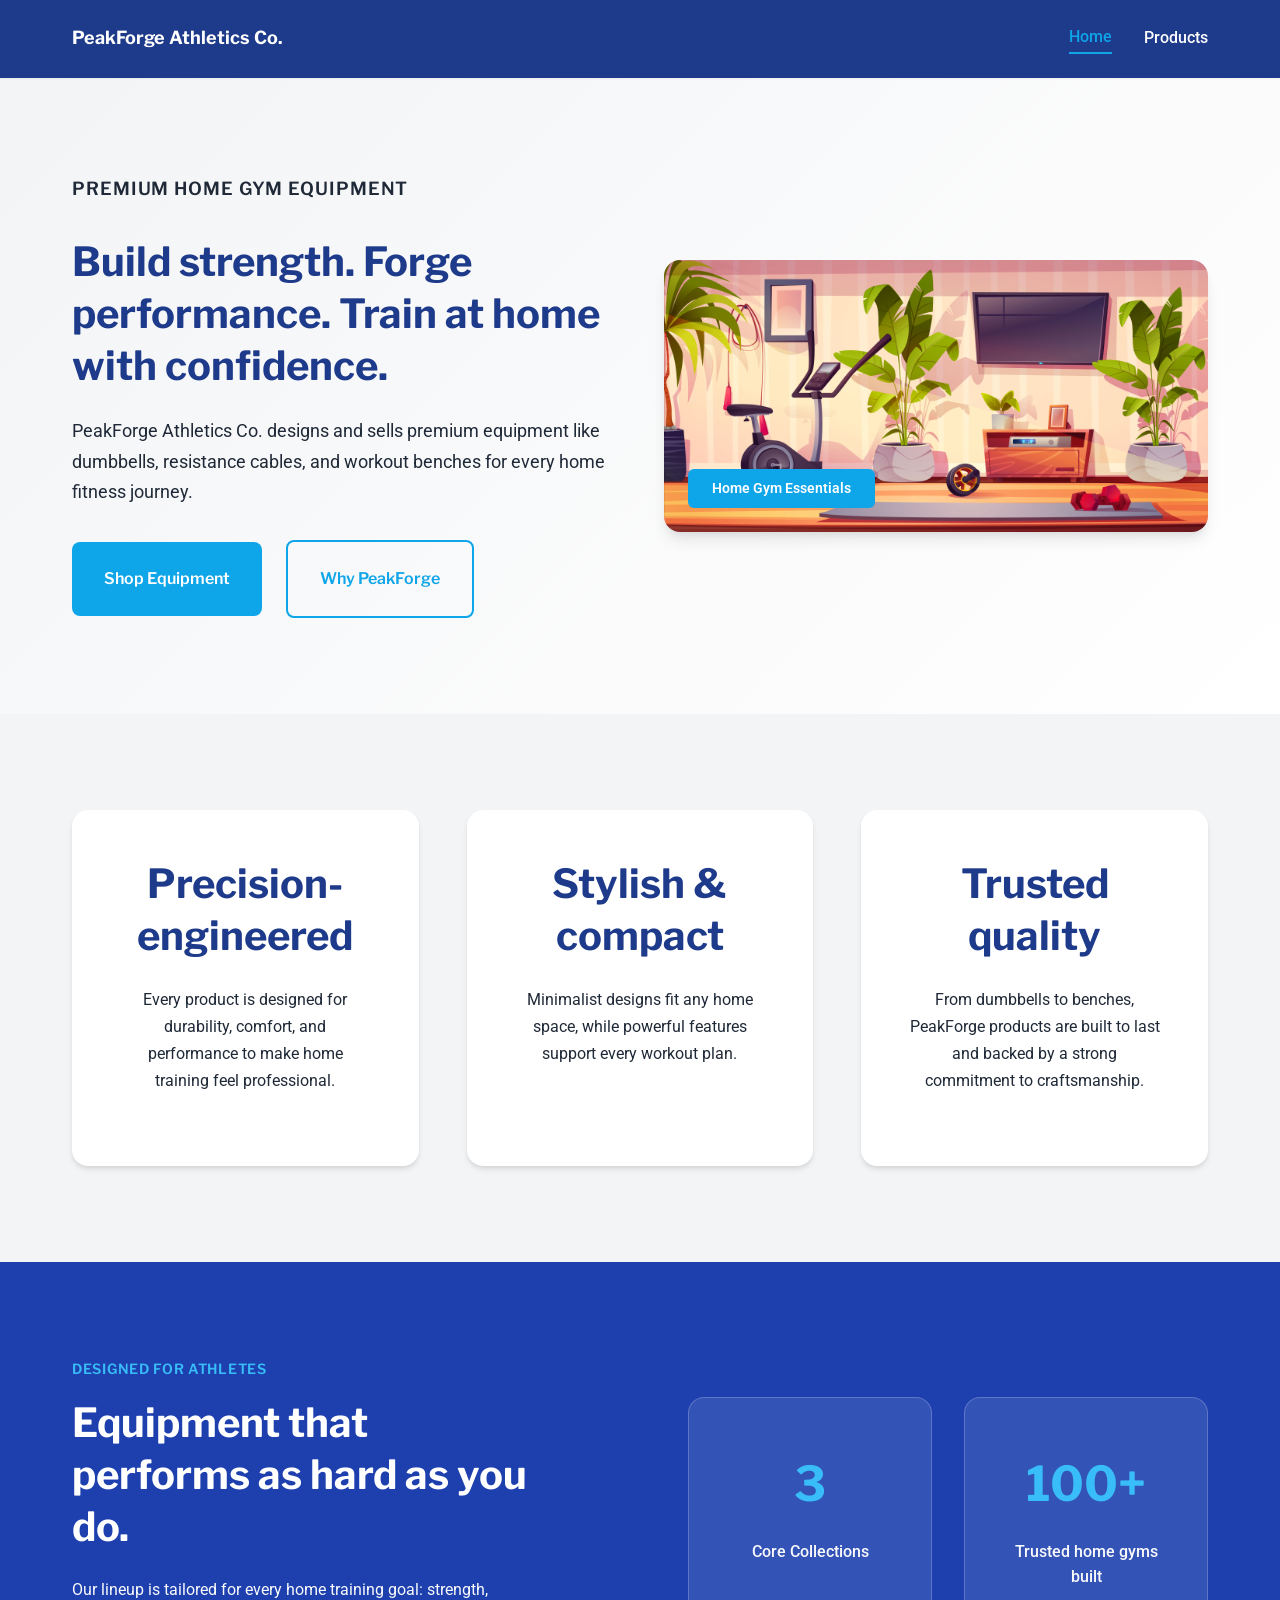
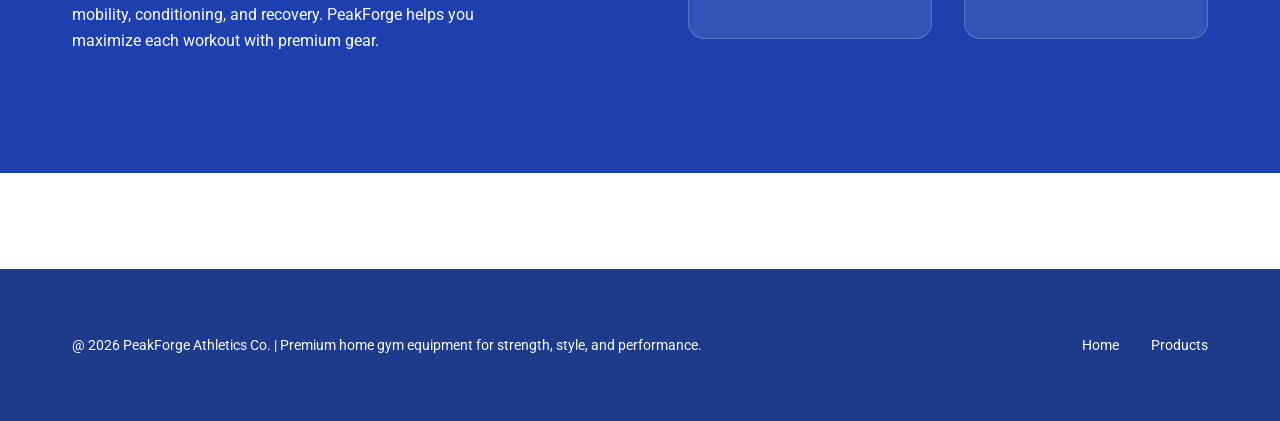
<file: index.html>
<!DOCTYPE html>
<html lang="en">
<head>
  <meta charset="UTF-8" />
  <meta name="viewport" content="width=device-width, initial-scale=1.0" />
  <title>PeakForge Athletics Co.</title>
  <link rel="stylesheet" href="styles.css" />
</head>
<body>
  <header class="site-header">
    <div class="container header-inner">
      <a class="brand" href="index.html">PeakForge Athletics Co.</a>
      <nav class="site-nav">
        <a href="index.html" class="nav-link active">Home</a>
        <a href="products.html" class="nav-link">Products</a>
      </nav>
    </div>
  </header>

  <main>
    <section class="hero-section">
      <div class="container hero-grid">
        <div class="hero-copy">
          <p class="eyebrow">Premium home gym equipment</p>
          <h1>Build strength. Forge performance. Train at home with confidence.</h1>
          <p>PeakForge Athletics Co. designs and sells premium equipment like dumbbells, resistance cables, and workout benches for every home fitness journey.</p>
          <div class="hero-actions">
            <a class="button button-primary" href="products.html">Shop Equipment</a>
            <a class="button button-secondary" href="#why-peakforge">Why PeakForge</a>
          </div>
        </div>
        <div class="hero-image" aria-hidden="true">
          <img class="hero-photo" src="Home_Gym.jpg" alt="Home gym workout setup" />
          <div class="image-tag">Home Gym Essentials</div>
        </div>
      </div>
    </section>

    <section id="why-peakforge" class="section-light">
      <div class="container feature-grid">
        <article class="feature-card">
          <h2>Precision-engineered</h2>
          <p>Every product is designed for durability, comfort, and performance to make home training feel professional.</p>
        </article>
        <article class="feature-card">
          <h2>Stylish & compact</h2>
          <p>Minimalist designs fit any home space, while powerful features support every workout plan.</p>
        </article>
        <article class="feature-card">
          <h2>Trusted quality</h2>
          <p>From dumbbells to benches, PeakForge products are built to last and backed by a strong commitment to craftsmanship.</p>
        </article>
      </div>
    </section>

    <section class="section-dark">
      <div class="container split-section">
        <div>
          <p class="eyebrow light">Designed for athletes</p>
          <h2>Equipment that performs as hard as you do.</h2>
          <p>Our lineup is tailored for every home training goal: strength, mobility, conditioning, and recovery. PeakForge helps you maximize each workout with premium gear.</p>
        </div>
        <div class="split-stats">
          <div class="stat-card">
            <span class="stat-value">3</span>
            <span class="stat-label">Core Collections</span>
          </div>
          <div class="stat-card">
            <span class="stat-value">100+</span>
            <span class="stat-label">Trusted home gyms built</span>
          </div>
        </div>
      </div>
    </section>
  </main>

  <footer class="site-footer">
    <div class="container footer-inner">
      <p>@ 2026 PeakForge Athletics Co. | Premium home gym equipment for strength, style, and performance.</p>
      <nav class="footer-nav">
        <a href="index.html">Home</a>
        <a href="products.html">Products</a>
      </nav>
    </div>
  </footer>
</body>
</html>
</file>
<file: styles.css>
/* ============================================================================
   PeakForge Athletics Co. - Stylesheet
   
   A clean, modern stylesheet for premium home gym equipment brand.
   Features responsive design, accessibility best practices, and smooth interactions.
   ============================================================================ */

/* ============================================================================
   1. GOOGLE FONTS & IMPORTS
   ============================================================================ */

@import url('https://fonts.googleapis.com/css2?family=Libre+Franklin:wght@400;600;700&family=Roboto:wght@400;500;700&display=swap');

/* ============================================================================
   2. CSS CUSTOM PROPERTIES (Variables)
   ============================================================================ */

:root {
  /* Colors - Brand Palette */
  --color-primary: #1e3a8a;           /* Dark blue - primary brand color */
  --color-primary-dark: #1e40af;      /* Darker blue for hover states */
  --color-primary-light: #3b82f6;     /* Lighter blue for accents */
  
  --color-accent: #0ea5e9;            /* Sky blue - secondary/accent */
  --color-accent-dark: #0284c7;       /* Darker sky blue for hover */
  --color-accent-light: #38bdf8;      /* Lighter sky blue */
  
  --color-text: #ffffff;              /* White text */
  --color-text-dark: #1f2937;         /* Dark gray for body text on light backgrounds */
  --color-text-light: #f9fafb;        /* Off-white for subtle text */
  
  --color-bg-light: #f3f4f6;          /* Light gray background */
  --color-bg-dark: #111827;           /* Dark background */
  --color-bg-darker: #0f172a;         /* Darker background */
  
  --color-border: #e5e7eb;            /* Border gray */
  --color-border-dark: #374151;       /* Dark border */
  
  /* Typography */
  --font-heading: 'Libre Franklin', sans-serif;
  --font-body: 'Roboto', sans-serif;
  
  --font-size-xs: 0.75rem;            /* 12px */
  --font-size-sm: 0.875rem;           /* 14px */
  --font-size-base: 1rem;             /* 16px */
  --font-size-lg: 1.125rem;           /* 18px */
  --font-size-xl: 1.5rem;             /* 24px */
  --font-size-2xl: 2rem;              /* 32px */
  --font-size-3xl: 2.5rem;            /* 40px */
  --font-size-4xl: 3rem;              /* 48px */
  
  --font-weight-regular: 400;
  --font-weight-medium: 500;
  --font-weight-semibold: 600;
  --font-weight-bold: 700;
  
  /* Spacing - 8px base unit */
  --spacing-xs: 0.5rem;               /* 8px */
  --spacing-sm: 1rem;                 /* 16px */
  --spacing-md: 1.5rem;               /* 24px */
  --spacing-lg: 2rem;                 /* 32px */
  --spacing-xl: 3rem;                 /* 48px */
  --spacing-2xl: 4rem;                /* 64px */
  --spacing-3xl: 6rem;                /* 96px */
  
  /* Layout */
  --container-width: 1200px;
  --container-padding: var(--spacing-lg);
  
  /* Border Radius */
  --radius-sm: 0.375rem;              /* 6px */
  --radius-md: 0.5rem;                /* 8px */
  --radius-lg: 1rem;                  /* 16px */
  
  /* Shadows */
  --shadow-sm: 0 1px 2px 0 rgba(0, 0, 0, 0.05);
  --shadow-md: 0 4px 6px -1px rgba(0, 0, 0, 0.1), 
               0 2px 4px -1px rgba(0, 0, 0, 0.06);
  --shadow-lg: 0 10px 15px -3px rgba(0, 0, 0, 0.1),
               0 4px 6px -2px rgba(0, 0, 0, 0.05);
  
  /* Transitions */
  --transition-fast: 150ms ease-in-out;
  --transition-base: 250ms ease-in-out;
  --transition-slow: 350ms ease-in-out;
  
  /* Z-index */
  --z-base: 1;
  --z-dropdown: 100;
  --z-sticky: 1000;
  --z-modal: 2000;
}

/* ============================================================================
   3. RESET & BASE STYLES
   ============================================================================ */

*,
*::before,
*::after {
  margin: 0;
  padding: 0;
  box-sizing: border-box;
}

html {
  scroll-behavior: smooth;
}

body {
  font-family: var(--font-body);
  font-size: var(--font-size-base);
  line-height: 1.6;
  color: var(--color-text-dark);
  background-color: #ffffff;
}

/* Ensure images are responsive */
img {
  max-width: 100%;
  height: auto;
  display: block;
}

/* Remove default list styles */
ul,
ol {
  list-style: none;
}

/* ============================================================================
   4. TYPOGRAPHY
   ============================================================================ */

h1,
h2,
h3,
h4,
h5,
h6 {
  font-family: var(--font-heading);
  font-weight: var(--font-weight-bold);
  line-height: 1.3;
  margin-bottom: var(--spacing-md);
  color: var(--color-text-dark);
}

h1 {
  font-size: var(--font-size-4xl);
}

h2 {
  font-size: var(--font-size-3xl);
}

h3 {
  font-size: var(--font-size-2xl);
}

h4 {
  font-size: var(--font-size-xl);
}

h5,
h6 {
  font-size: var(--font-size-lg);
}

p {
  margin-bottom: var(--spacing-md);
}

/* Eyebrow/overline text */
.eyebrow {
  font-family: var(--font-heading);
  font-size: var(--font-size-sm);
  font-weight: var(--font-weight-semibold);
  letter-spacing: 0.05em;
  text-transform: uppercase;
  color: var(--color-accent);
  margin-bottom: var(--spacing-sm);
  display: block;
}

.eyebrow.light {
  color: var(--color-accent-light);
}

/* Links */
a {
  color: var(--color-accent);
  text-decoration: none;
  transition: color var(--transition-fast);
}

a:hover {
  color: var(--color-accent-dark);
}

a:focus {
  outline: 2px solid var(--color-accent);
  outline-offset: 2px;
  border-radius: var(--radius-sm);
}

/* ============================================================================
   5. LAYOUT UTILITIES
   ============================================================================ */

/* Container - max-width wrapper with horizontal padding */
.container {
  width: 100%;
  max-width: var(--container-width);
  margin: 0 auto;
  padding: 0 var(--container-padding);
}

/* Grid layouts - Mobile first, responsive */
.hero-grid,
.feature-grid,
.product-grid {
  display: grid;
  gap: var(--spacing-xl);
  grid-template-columns: 1fr;
}

/* Tablet and up */
@media (min-width: 768px) {
  .hero-grid {
    grid-template-columns: 1fr 1fr;
    align-items: center;
  }
  
  .feature-grid {
    grid-template-columns: repeat(3, 1fr);
  }
  
  .product-grid {
    grid-template-columns: repeat(3, 1fr);
  }
}

/* ============================================================================
   6. HEADER & NAVIGATION
   ============================================================================ */

.site-header {
  background-color: var(--color-primary);
  padding: var(--spacing-md) 0;
  position: sticky;
  top: 0;
  z-index: var(--z-sticky);
  box-shadow: var(--shadow-sm);
}

.header-inner {
  display: flex;
  justify-content: space-between;
  align-items: center;
}

/* Brand/Logo */
.brand {
  font-family: var(--font-heading);
  font-size: var(--font-size-lg);
  font-weight: var(--font-weight-bold);
  color: var(--color-text);
  transition: color var(--transition-fast);
}

.brand:hover {
  color: var(--color-accent-light);
}

.brand:focus {
  outline: 2px solid var(--color-accent);
  outline-offset: 2px;
  border-radius: var(--radius-sm);
}

/* Site Navigation */
.site-nav {
  display: flex;
  gap: var(--spacing-lg);
  align-items: center;
}

.nav-link {
  color: var(--color-text);
  font-weight: var(--font-weight-medium);
  transition: color var(--transition-fast);
  position: relative;
  padding-bottom: 2px;
}

.nav-link:hover {
  color: var(--color-accent-light);
}

.nav-link.active {
  color: var(--color-accent);
  border-bottom: 2px solid var(--color-accent);
}

.nav-link:focus {
  outline: 2px solid var(--color-accent);
  outline-offset: 4px;
  border-radius: var(--radius-sm);
}

/* ============================================================================
   7. HERO SECTION
   ============================================================================ */

.hero-section {
  padding: var(--spacing-3xl) 0;
  background: linear-gradient(135deg, var(--color-bg-light) 0%, #ffffff 100%);
}

.hero-copy {
  display: flex;
  flex-direction: column;
  justify-content: center;
}

.hero-copy h1 {
  color: var(--color-primary);
  font-size: var(--font-size-3xl);
  margin-bottom: var(--spacing-md);
}

.hero-copy p {
  color: var(--color-text-dark);
  font-size: var(--font-size-lg);
  margin-bottom: var(--spacing-lg);
  line-height: 1.7;
}

.hero-image {
  position: relative;
  overflow: hidden;
  border-radius: var(--radius-lg);
  box-shadow: var(--shadow-lg);
  transition: transform var(--transition-base);
}

.hero-image:hover {
  transform: scale(1.02);
}

.hero-photo {
  width: 100%;
  height: 100%;
  object-fit: cover;
}

.image-tag {
  position: absolute;
  bottom: var(--spacing-md);
  left: var(--spacing-md);
  background-color: var(--color-accent);
  color: white;
  padding: var(--spacing-xs) var(--spacing-md);
  border-radius: var(--radius-sm);
  font-size: var(--font-size-sm);
  font-weight: var(--font-weight-semibold);
}

/* ============================================================================
   8. BUTTONS
   ============================================================================ */

.button {
  display: inline-block;
  padding: var(--spacing-md) var(--spacing-lg);
  font-family: var(--font-heading);
  font-size: var(--font-size-base);
  font-weight: var(--font-weight-semibold);
  text-align: center;
  border: none;
  border-radius: var(--radius-md);
  cursor: pointer;
  transition: all var(--transition-fast);
  text-decoration: none;
  display: inline-flex;
  align-items: center;
  justify-content: center;
  gap: var(--spacing-xs);
  white-space: nowrap;
}

.button:focus {
  outline: 2px solid var(--color-accent);
  outline-offset: 2px;
}

/* Primary Button */
.button-primary {
  background-color: var(--color-accent);
  color: white;
}

.button-primary:hover {
  background-color: var(--color-accent-dark);
  transform: translateY(-2px);
  box-shadow: var(--shadow-md);
}

.button-primary:active {
  transform: translateY(0);
  box-shadow: var(--shadow-sm);
}

/* Secondary Button */
.button-secondary {
  background-color: transparent;
  color: var(--color-accent);
  border: 2px solid var(--color-accent);
}

.button-secondary:hover {
  background-color: var(--color-accent);
  color: white;
  transform: translateY(-2px);
  box-shadow: var(--shadow-md);
}

.button-secondary:active {
  transform: translateY(0);
  box-shadow: var(--shadow-sm);
}

/* Button group/actions */
.hero-actions {
  display: flex;
  flex-wrap: wrap;
  gap: var(--spacing-md);
  align-items: center;
}

@media (max-width: 640px) {
  .button {
    width: 100%;
  }
  
  .hero-actions {
    flex-direction: column;
  }
}

/* ============================================================================
   9. SECTIONS - Light & Dark Backgrounds
   ============================================================================ */

/* Light background sections */
.section-light {
  background-color: var(--color-bg-light);
  padding: var(--spacing-3xl) 0;
}

/* Dark background sections */
.section-dark {
  background-color: var(--color-primary-dark);
  color: var(--color-text);
  padding: var(--spacing-3xl) 0;
}

.section-dark h2 {
  color: var(--color-text);
}

.section-dark p {
  color: var(--color-text-light);
}

/* Small padding modifier */
.small-padding {
  padding: var(--spacing-xl) 0;
}

/* ============================================================================
   10. FEATURE CARDS
   ============================================================================ */

.feature-card {
  background-color: white;
  padding: var(--spacing-xl);
  border-radius: var(--radius-lg);
  box-shadow: var(--shadow-md);
  transition: all var(--transition-base);
  text-align: center;
}

.feature-card:hover {
  transform: translateY(-4px);
  box-shadow: var(--shadow-lg);
}

.feature-card h2 {
  color: var(--color-primary);
  margin-bottom: var(--spacing-md);
}

.feature-card p {
  color: var(--color-text-dark);
  font-size: var(--font-size-base);
  line-height: 1.7;
}

/* ============================================================================
   11. PRODUCT CARDS
   ============================================================================ */

.product-card {
  background-color: white;
  border-radius: var(--radius-lg);
  overflow: hidden;
  box-shadow: var(--shadow-md);
  transition: all var(--transition-base);
  display: flex;
  flex-direction: column;
}

.product-card:hover {
  transform: translateY(-8px);
  box-shadow: var(--shadow-lg);
}

.product-image {
  width: 100%;
  height: 250px;
  object-fit: cover;
  transition: transform var(--transition-base);
}

.product-card:hover .product-image {
  transform: scale(1.05);
}

.product-card h2 {
  padding: var(--spacing-lg) var(--spacing-lg) var(--spacing-sm);
  font-size: var(--font-size-xl);
  color: var(--color-primary);
}

.product-card p {
  padding: 0 var(--spacing-lg);
  margin-bottom: var(--spacing-md);
  color: var(--color-text-dark);
  font-size: var(--font-size-sm);
  flex-grow: 1;
}

.product-tag {
  display: inline-block;
  margin: 0 var(--spacing-lg) var(--spacing-lg);
  padding: var(--spacing-xs) var(--spacing-md);
  background-color: var(--color-accent);
  color: white;
  font-size: var(--font-size-xs);
  font-weight: var(--font-weight-semibold);
  border-radius: var(--radius-sm);
  text-transform: uppercase;
  letter-spacing: 0.05em;
}

/* ============================================================================
   12. STAT CARDS
   ============================================================================ */

.stat-card {
  padding: var(--spacing-xl);
  text-align: center;
  background-color: rgba(255, 255, 255, 0.1);
  border-radius: var(--radius-lg);
  border: 1px solid rgba(255, 255, 255, 0.2);
  transition: all var(--transition-base);
}

.stat-card:hover {
  background-color: rgba(255, 255, 255, 0.15);
  transform: translateY(-2px);
}

.stat-value {
  display: block;
  font-size: var(--font-size-4xl);
  font-weight: var(--font-weight-bold);
  color: var(--color-accent-light);
  margin-bottom: var(--spacing-sm);
  font-family: var(--font-heading);
}

.stat-label {
  display: block;
  font-size: var(--font-size-base);
  color: var(--color-text-light);
  font-weight: var(--font-weight-medium);
}

/* ============================================================================
   13. SPLIT SECTION (Two-column layout)
   ============================================================================ */

.split-section {
  display: grid;
  grid-template-columns: 1fr 1fr;
  gap: var(--spacing-3xl);
  align-items: center;
}

.split-section > div:first-child {
  padding-right: var(--spacing-xl);
}

.split-section h2 {
  margin-bottom: var(--spacing-md);
}

.split-stats {
  display: grid;
  grid-template-columns: 1fr 1fr;
  gap: var(--spacing-lg);
}

@media (max-width: 768px) {
  .split-section {
    grid-template-columns: 1fr;
    gap: var(--spacing-2xl);
  }
  
  .split-section > div:first-child {
    padding-right: 0;
  }
  
  .split-stats {
    grid-template-columns: 1fr;
  }
}

/* ============================================================================
   14. PAGE HEADING
   ============================================================================ */

.page-heading {
  text-align: center;
  padding: var(--spacing-2xl) 0;
}

.page-heading p {
  font-size: var(--font-size-lg);
  color: var(--color-text-dark);
  max-width: 600px;
  margin: 0 auto var(--spacing-lg);
}

/* ============================================================================
   15. CENTERED SECTION
   ============================================================================ */

.centered-section {
  text-align: center;
  max-width: 600px;
  margin: 0 auto;
}

.centered-section h2 {
  color: var(--color-text);
  margin-bottom: var(--spacing-md);
}

.centered-section p {
  color: var(--color-text-light);
  margin-bottom: var(--spacing-lg);
}

/* ============================================================================
   16. FOOTER
   ============================================================================ */

.site-footer {
  background-color: var(--color-primary);
  color: var(--color-text);
  padding: var(--spacing-2xl) 0;
  margin-top: var(--spacing-3xl);
  border-top: 1px solid var(--color-border-dark);
}

.footer-inner {
  display: flex;
  justify-content: space-between;
  align-items: center;
  flex-wrap: wrap;
  gap: var(--spacing-lg);
}

.footer-inner p {
  margin-bottom: 0;
  color: var(--color-text-light);
  font-size: var(--font-size-sm);
}

.footer-nav {
  display: flex;
  gap: var(--spacing-lg);
}

.footer-nav a {
  color: var(--color-text);
  transition: color var(--transition-fast);
  font-size: var(--font-size-sm);
}

.footer-nav a:hover {
  color: var(--color-accent-light);
}

.footer-nav a:focus {
  outline: 2px solid var(--color-accent);
  outline-offset: 2px;
  border-radius: var(--radius-sm);
}

@media (max-width: 640px) {
  .footer-inner {
    flex-direction: column;
    align-items: center;
    text-align: center;
  }
  
  .footer-nav {
    justify-content: center;
    width: 100%;
  }
}

/* ============================================================================
   17. RESPONSIVE DESIGN - TABLET (768px and up)
   ============================================================================ */

@media (max-width: 1024px) {
  .site-header {
    padding: var(--spacing-md) 0;
  }
  
  .hero-section {
    padding: var(--spacing-2xl) 0;
  }
  
  .section-light,
  .section-dark {
    padding: var(--spacing-2xl) 0;
  }
  
  h1 {
    font-size: var(--font-size-3xl);
  }
  
  .container {
    padding: 0 var(--spacing-md);
  }
}

/* ============================================================================
   18. RESPONSIVE DESIGN - MOBILE (max-width: 767px)
   ============================================================================ */

@media (max-width: 767px) {
  :root {
    --font-size-4xl: 2.25rem;  /* 36px */
    --font-size-3xl: 2rem;     /* 32px */
    --font-size-2xl: 1.5rem;   /* 24px */
    --spacing-3xl: 3rem;       /* 48px instead of 96px */
  }
  
  .site-header {
    padding: var(--spacing-sm) 0;
  }
  
  .header-inner {
    flex-direction: column;
    gap: var(--spacing-md);
  }
  
  .site-nav {
    gap: var(--spacing-md);
    width: 100%;
    justify-content: center;
  }
  
  .nav-link {
    font-size: var(--font-size-sm);
  }
  
  .brand {
    font-size: var(--font-size-base);
  }
  
  .hero-section {
    padding: var(--spacing-2xl) 0;
  }
  
  .hero-copy h1 {
    font-size: var(--font-size-2xl);
  }
  
  .hero-copy p {
    font-size: var(--font-size-base);
  }
  
  .hero-image {
    order: -1;
    margin-bottom: var(--spacing-lg);
  }
  
  .hero-grid {
    gap: var(--spacing-lg);
  }
  
  .feature-grid,
  .product-grid {
    grid-template-columns: 1fr;
    gap: var(--spacing-lg);
  }
  
  .feature-card {
    padding: var(--spacing-lg);
  }
  
  .product-image {
    height: 200px;
  }
  
  .split-section {
    gap: var(--spacing-lg);
  }
  
  .split-stats {
    gap: var(--spacing-md);
  }
  
  .page-heading {
    padding: var(--spacing-lg) 0;
  }
  
  .section-light,
  .section-dark {
    padding: var(--spacing-2xl) 0;
  }
  
  .container {
    padding: 0 var(--spacing-md);
  }
  
  h1 {
    font-size: var(--font-size-3xl);
  }
  
  h2 {
    font-size: var(--font-size-2xl);
  }
  
  .footer-inner {
    gap: var(--spacing-md);
  }
  
  .stat-value {
    font-size: var(--font-size-3xl);
  }
}

/* ============================================================================
   19. ACCESSIBILITY & FOCUS STATES
   ============================================================================ */

/* High contrast focus states for better keyboard navigation */
:focus-visible {
  outline: 2px solid var(--color-accent);
  outline-offset: 2px;
}

/* Ensure text remains visible during WOFF font load */
@font-face {
  font-family: 'Roboto';
  font-display: swap;
}

@font-face {
  font-family: 'Libre Franklin';
  font-display: swap;
}

/* Reduce motion for users who prefer it */
@media (prefers-reduced-motion: reduce) {
  *,
  *::before,
  *::after {
    animation-duration: 0.01ms !important;
    animation-iteration-count: 1 !important;
    transition-duration: 0.01ms !important;
    scroll-behavior: auto !important;
  }
}

/* Print styles */
@media print {
  .site-header,
  .site-footer {
    display: none;
  }
  
  body {
    background-color: white;
    color: black;
  }
  
  a {
    color: black;
  }
}
</file>
